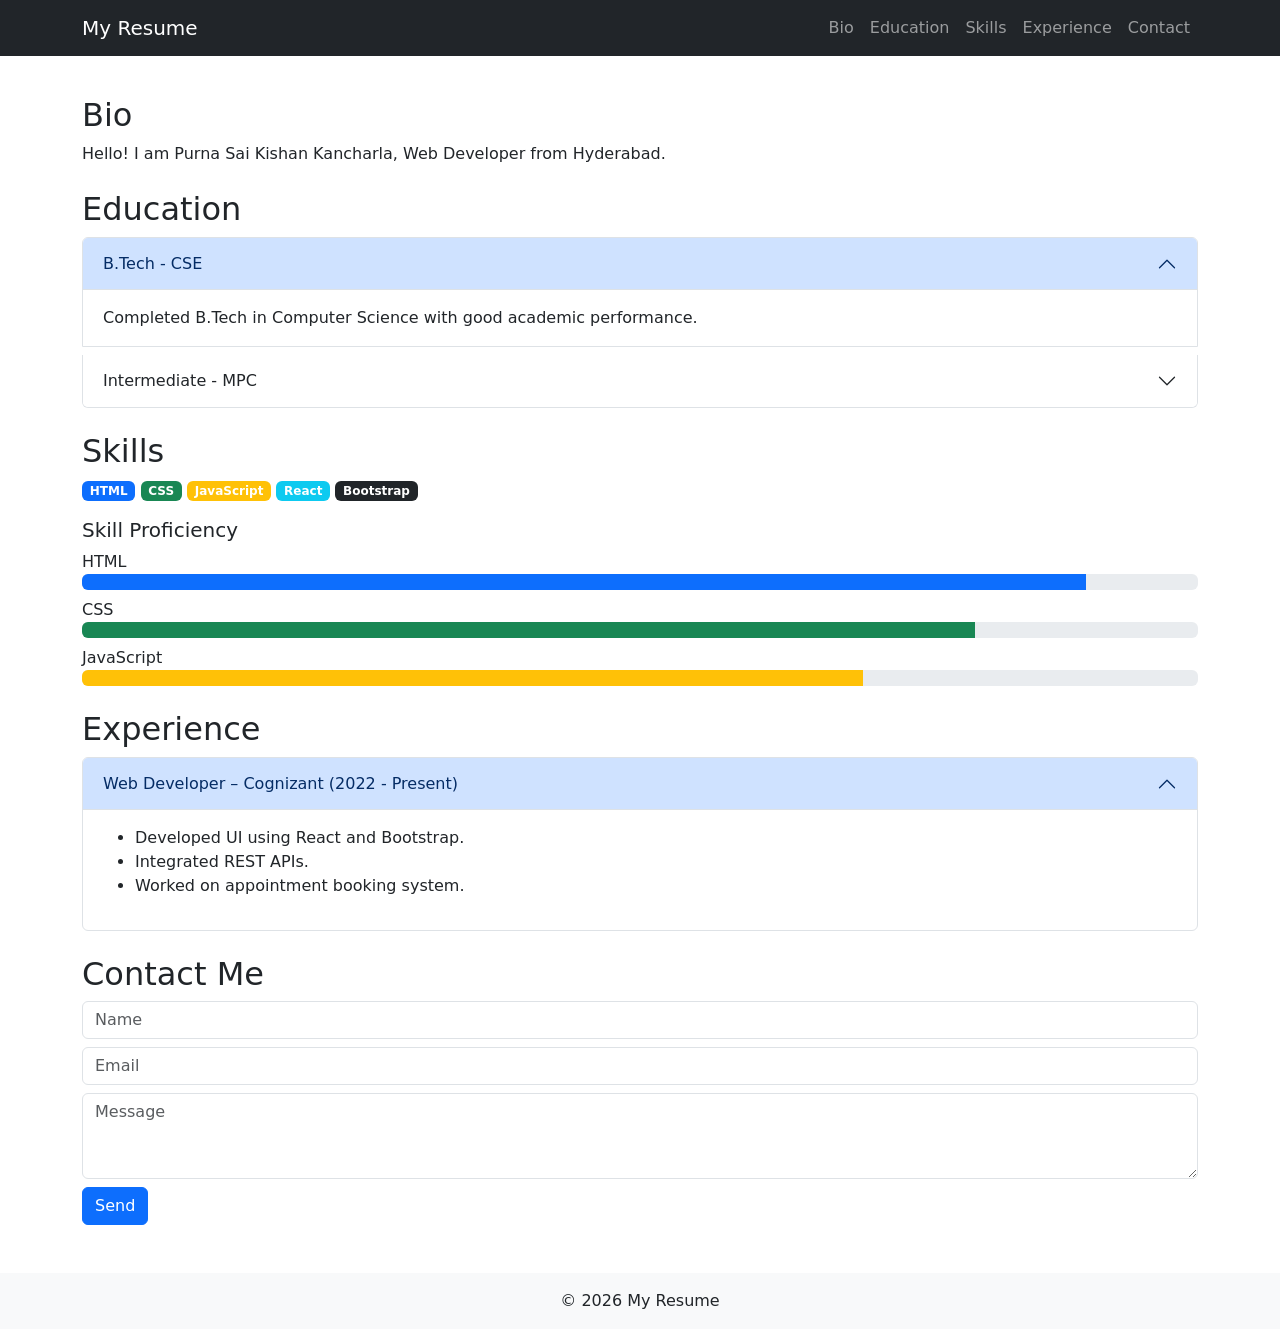
<file: 01-resume/index.html>
<!DOCTYPE html>
<html lang="en">
<head>
    <meta charset="UTF-8">
    <meta name="viewport" content="width=device-width, initial-scale=1.0">
    <title>Simple Digital Resume</title>

    <!-- Bootstrap -->
    <link rel="stylesheet" href="https://cdn.jsdelivr.net/npm/bootstrap@5.3.0/dist/css/bootstrap.min.css">
</head>

<body>

<!-- Navbar -->
<nav class="navbar navbar-dark bg-dark navbar-expand-lg fixed-top">
  <div class="container">
    <a class="navbar-brand" href="#">My Resume</a>
    <button class="navbar-toggler" data-bs-toggle="collapse" data-bs-target="#menu">
      <span class="navbar-toggler-icon"></span>
    </button>

    <div class="collapse navbar-collapse" id="menu">
      <ul class="navbar-nav ms-auto">
        <li class="nav-item"><a href="#bio" class="nav-link">Bio</a></li>
        <li class="nav-item"><a href="#education" class="nav-link">Education</a></li>
        <li class="nav-item"><a href="#skills" class="nav-link">Skills</a></li>
        <li class="nav-item"><a href="#experience" class="nav-link">Experience</a></li>
        <li class="nav-item"><a href="#contact" class="nav-link">Contact</a></li>
      </ul>
    </div>
  </div>
</nav>

<!-- Bio -->
<section id="bio" class="container mt-5 pt-5">
  <h2>Bio</h2>
  <p>Hello! I am Purna Sai Kishan Kancharla, Web Developer from Hyderabad.</p>
</section>

<!-- Education -->
<section id="education" class="container mt-4">
  <h2>Education</h2>

  <div class="accordion" id="eduAcc">
    <div class="accordion-item">
      <h2 class="accordion-header">
        <button class="accordion-button" data-bs-toggle="collapse" data-bs-target="#btech">
          B.Tech - CSE
        </button>
      </h2>
      <div id="btech" class="accordion-collapse collapse show">
        <div class="accordion-body">
          Completed B.Tech in Computer Science with good academic performance.
        </div>
      </div>
    </div>

    <div class="accordion-item mt-2">
      <h2 class="accordion-header">
        <button class="accordion-button collapsed" data-bs-toggle="collapse" data-bs-target="#inter">
          Intermediate - MPC
        </button>
      </h2>
      <div id="inter" class="accordion-collapse collapse">
        <div class="accordion-body">
          Completed MPC with strong Mathematics and Physics foundation.
        </div>
      </div>
    </div>
  </div>
</section>

<!-- Skills -->
<section id="skills" class="container mt-4">
  <h2>Skills</h2>

  <span class="badge bg-primary">HTML</span>
  <span class="badge bg-success">CSS</span>
  <span class="badge bg-warning">JavaScript</span>
  <span class="badge bg-info">React</span>
  <span class="badge bg-dark">Bootstrap</span>

  <h5 class="mt-3">Skill Proficiency</h5>
  <label>HTML</label>
  <div class="progress mb-2"><div class="progress-bar" style="width:90%"></div></div>

  <label>CSS</label>
  <div class="progress mb-2"><div class="progress-bar bg-success" style="width:80%"></div></div>

  <label>JavaScript</label>
  <div class="progress mb-2"><div class="progress-bar bg-warning" style="width:70%"></div></div>
</section>

<!-- Experience -->
<section id="experience" class="container mt-4">
  <h2>Experience</h2>

  <div class="accordion" id="expAcc">
    <div class="accordion-item">
      <h2 class="accordion-header">
        <button class="accordion-button" data-bs-toggle="collapse" data-bs-target="#exp1">
          Web Developer – Cognizant (2022 - Present)
        </button>
      </h2>
      <div id="exp1" class="accordion-collapse collapse show">
        <div class="accordion-body">
          <ul>
            <li>Developed UI using React and Bootstrap.</li>
            <li>Integrated REST APIs.</li>
            <li>Worked on appointment booking system.</li>
          </ul>
        </div>
      </div>
    </div>
  </div>
</section>

<!-- Contact -->
<section id="contact" class="container mt-4 mb-5">
  <h2>Contact Me</h2>

  <form>
    <input class="form-control mb-2" placeholder="Name">
    <input class="form-control mb-2" placeholder="Email">
    <textarea class="form-control mb-2" rows="3" placeholder="Message"></textarea>
    <button class="btn btn-primary">Send</button>
  </form>
</section>

<!-- Footer -->
<footer class="text-center p-3 bg-light">
  © 2026 My Resume
</footer>

<!-- Bootstrap JS -->
<script src="https://cdn.jsdelivr.net/npm/bootstrap@5.3.0/dist/js/bootstrap.bundle.min.js"></script>

</body>
</html>
</file>
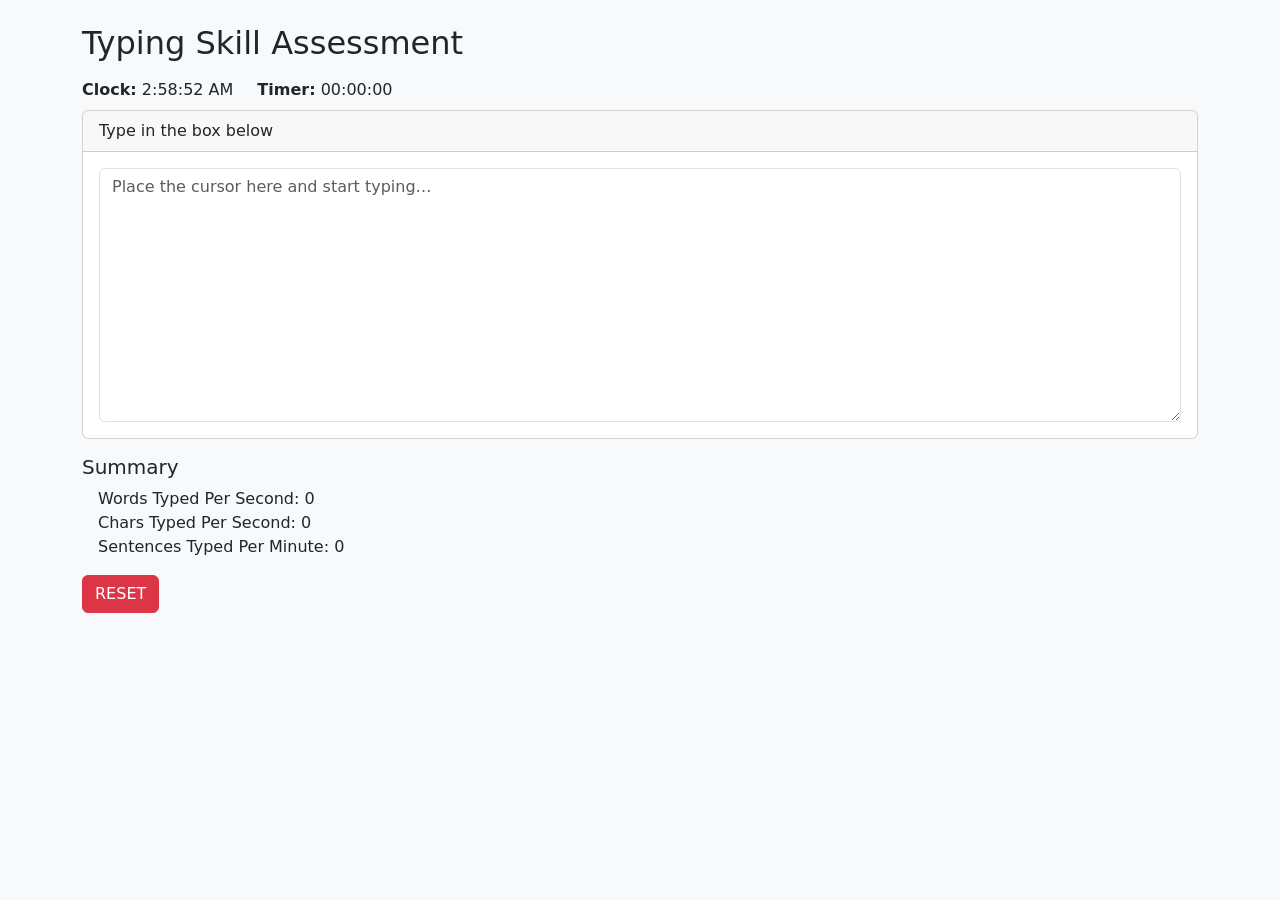
<file: 02-typingSkill/index.html>
<!DOCTYPE html>
<html lang="en">
<head>
  <meta charset="UTF-8" />
  <title>Typing Skill Assessment</title>
  <meta name="viewport" content="width=device-width, initial-scale=1" />
  <link
    href="https://cdn.jsdelivr.net/npm/bootstrap@5.3.2/dist/css/bootstrap.min.css"
    rel="stylesheet"
  />
  <!-- Load your app after parsing, before DOMContentLoaded fires -->
  <script defer src="./app.js"></script>
</head>
<body class="bg-light">
  <div class="container py-4">
    <h2 class="mb-3">Typing Skill Assessment</h2>

    <div class="d-flex gap-4 mb-2">
      <div><strong>Clock:</strong> <span id="clock">00:00:00</span></div>
      <div><strong>Timer:</strong> <span id="timer">00:00:00</span></div>
    </div>

    <div class="card mb-3">
      <div class="card-header">Type in the box below</div>
      <div class="card-body">
        <textarea
          id="typingBox"
          class="form-control"
          rows="10"
          placeholder="Place the cursor here and start typing…"
        ></textarea>
      </div>
    </div>

    <h5 class="mb-2">Summary</h5>
    <div class="ms-3 mb-3">
      <div>Words Typed Per Second: <span id="wps">0</span></div>
      <div>Chars Typed Per Second: <span id="cps">0</span></div>
      <div>Sentences Typed Per Minute: <span id="spm">0</span></div>
    </div>

    <button id="resetBtn" class="btn btn-danger">RESET</button>
  </div>

  <!-- (Bootstrap JS optional) -->
  <script src="https://cdn.jsdelivr.net/npm/bootstrap@5.3.2/dist/js/bootstrap.bundle.min.js" defer></script>
</body>
</html>
</file>
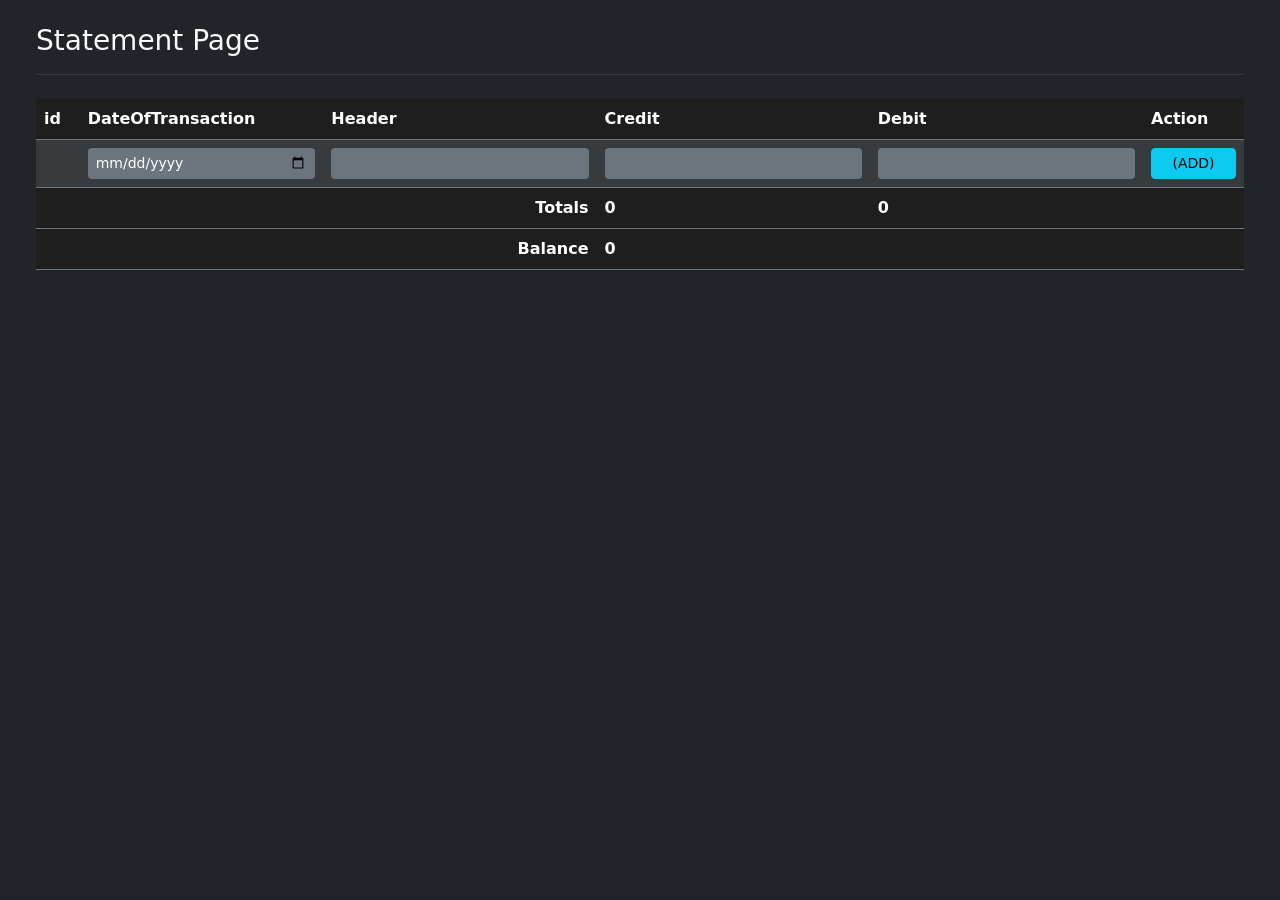
<file: 03-stmt-app/pages/page.html>
<!DOCTYPE html>
<html lang="en">
<head>
    <meta charset="UTF-8">
    <meta name="viewport" content="width=device-width, initial-scale=1.0">
    <link href="https://cdn.jsdelivr.net/npm/bootstrap@5.3.0/dist/css/bootstrap.min.css" rel="stylesheet">
    <title>Statement Management</title>
    <style>
        body { background-color: #121212 !important; }
        .table-dark { --bs-table-bg: #1e1e1e; }
        .btn-link { text-decoration: none; }
    </style>
</head>
<body class="bg-dark text-light p-4">
    <div class="container-fluid">
        <h3>Statement Page</h3>
        <hr class="border-secondary">
        
        <table class="table table-dark table-hover border-secondary mt-4">
            <thead>
                <tr>
                    <th>id</th>
                    <th>DateOfTransaction</th>
                    <th>Header</th>
                    <th>Credit</th>
                    <th>Debit</th>
                    <th>Action</th>
                </tr>
                <tr class="table-active">
                    <td></td>
                    <td><input type="date" id="inDate" class="form-control form-control-sm bg-secondary text-white border-0"></td>
                    <td><input type="text" id="inHeader" class="form-control form-control-sm bg-secondary text-white border-0"></td>
                    <td><input type="number" id="inCredit" class="form-control form-control-sm bg-secondary text-white border-0"></td>
                    <td><input type="number" id="inDebit" class="form-control form-control-sm bg-secondary text-white border-0"></td>
                    <td><button class="btn btn-sm btn-info w-100" onclick="addEntry()">(ADD)</button></td>
                </tr>
            </thead>
            <tbody id="stmtBody"></tbody>
            <tfoot>
                <tr class="fw-bold border-top border-secondary">
                    <td colspan="3" class="text-end">Totals</td>
                    <td id="totalCredit">0</td>
                    <td id="totalDebit">0</td>
                    <td></td>
                </tr>
                <tr class="fw-bold text-info">
                    <td colspan="3" class="text-end">Balance</td>
                    <td colspan="2" id="netBalance">0</td>
                    <td></td>
                </tr>
            </tfoot>
        </table>
    </div>
    <script src="../lib/script.js"></script>
</body>
</html>
</file>
